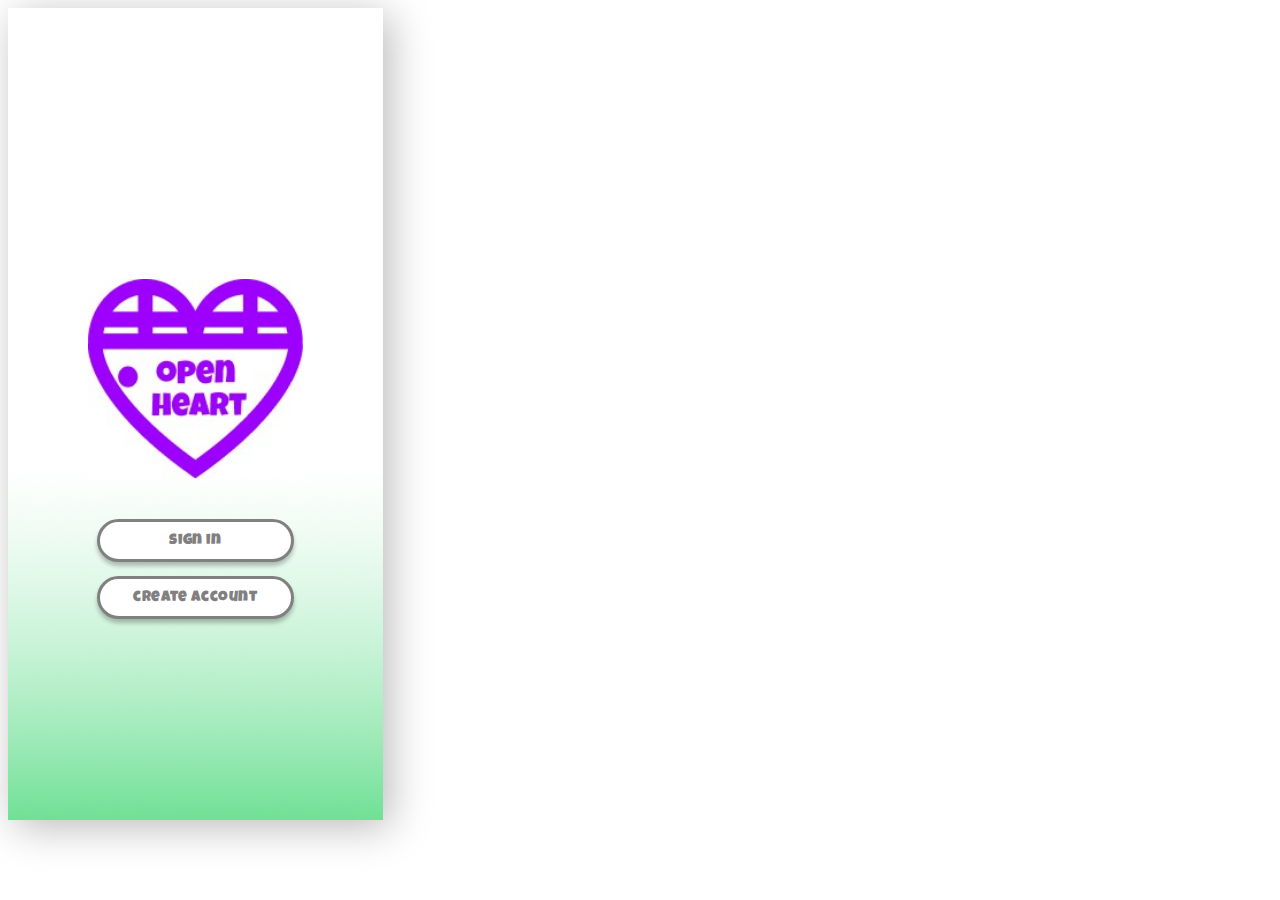
<file: index.html>
<!DOCTYPE html>
<html lang="ko">
<head>
    <title>Open Heart</title>
    <link href="./styles/index.css" rel="stylesheet">
    <script src="./scripts/index.js"></script>
    <link rel="preconnect" href="https://fonts.googleapis.com">
    <link rel="preconnect" href="https://fonts.gstatic.com" crossorigin>
    <link href="https://fonts.googleapis.com/css2?family=Luckiest+Guy&display=swap" rel="stylesheet">
</head>
<body>
    <div class="outerbox">
        <div class="logo">
            <img src="./images/logo.jpg">
        </div>
        <div class="main_btn">
            <button id="signin" onclick="pageSignin()">sign in</button>
            <button id="signup" onclick="pageSignup()">create account</button>
        </div>
    </div>
</body>
</html>
</file>
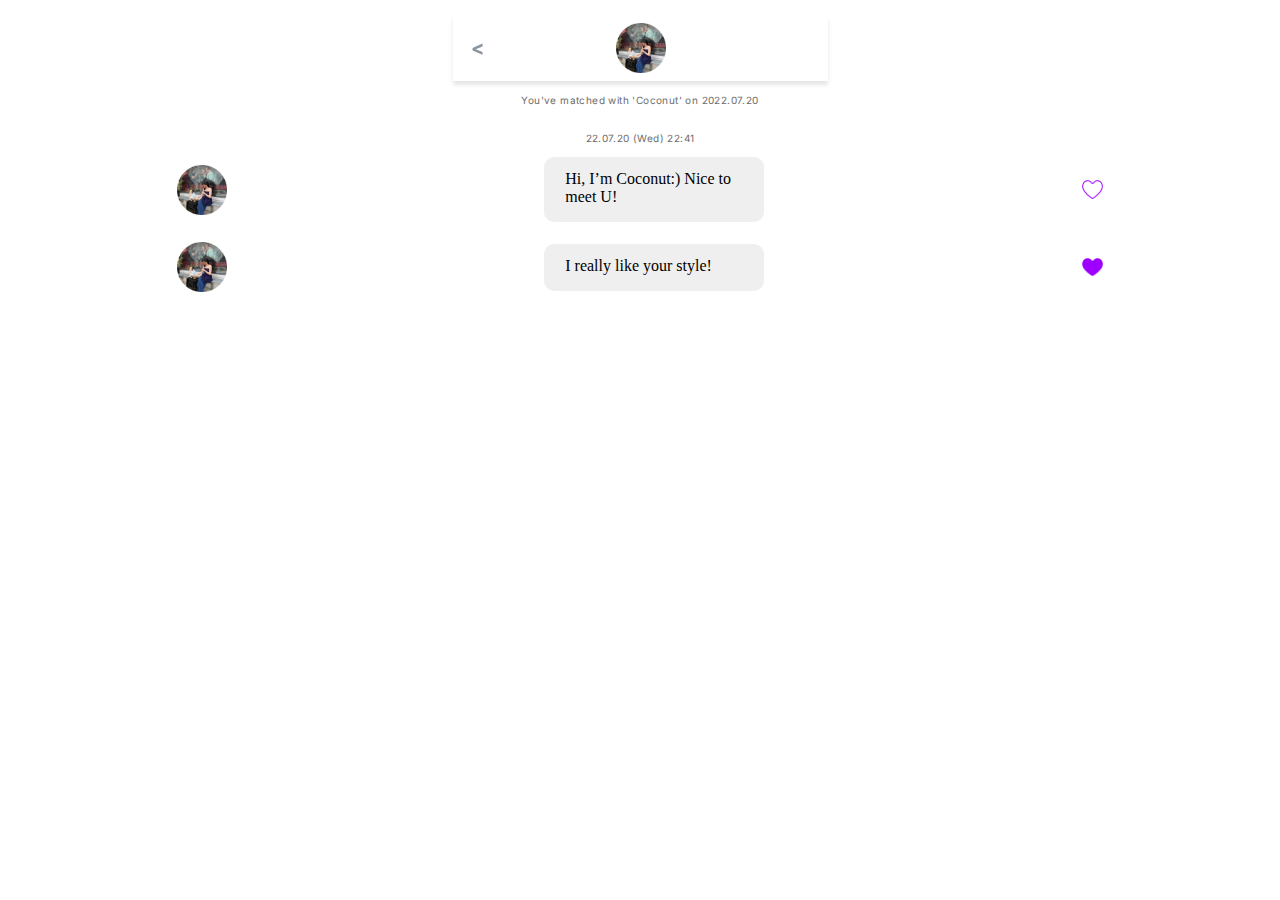
<file: chat-dm.html>
<!DOCTYPE html>
<html lang="ko">
<head>
    <title>Open Heart - Chat</title>
    <link href="./styles/chat-dm.css" rel="stylesheet">
    <script src="./scripts/chat.js"></script>
    <link rel="preconnect" href="https://fonts.googleapis.com">
    <link rel="preconnect" href="https://fonts.gstatic.com" crossorigin>
    <link href="https://fonts.googleapis.com/css2?family=Inter:wght@400;500;700;800&family=Luckiest+Guy&display=swap" rel="stylesheet">
</head>
<body>
    <div class="wrapper">
        <div class="dm__header">
            <div class="back"> &lt; </div>
            <img class="profile" src="./images/chat-profile.png">
        </div>
        <div class="dm__body">
            <div class="dm__notice">You've matched with 'Coconut' on 2022.07.20</div>
            <div class="dm__date">22.07.20 (Wed) 22:41</div>
            <div class="dm__box">
                <img class="profile" src="./images/chat-profile.png">
                <div class="dm__message">Hi, I’m Coconut:) Nice to meet 
                    U!</div>
                <img class="dm__heart" src="./images/heart.png">
            </div>
            <div class="dm__box">
                <img class="profile" src="./images/chat-profile.png">
                <div class="dm__message">I really like your style!</div>
                <img class="dm__heart" src="./images/fullheart.png">
            </div>
        </div>
    </div>
</body>
</html>
</file>
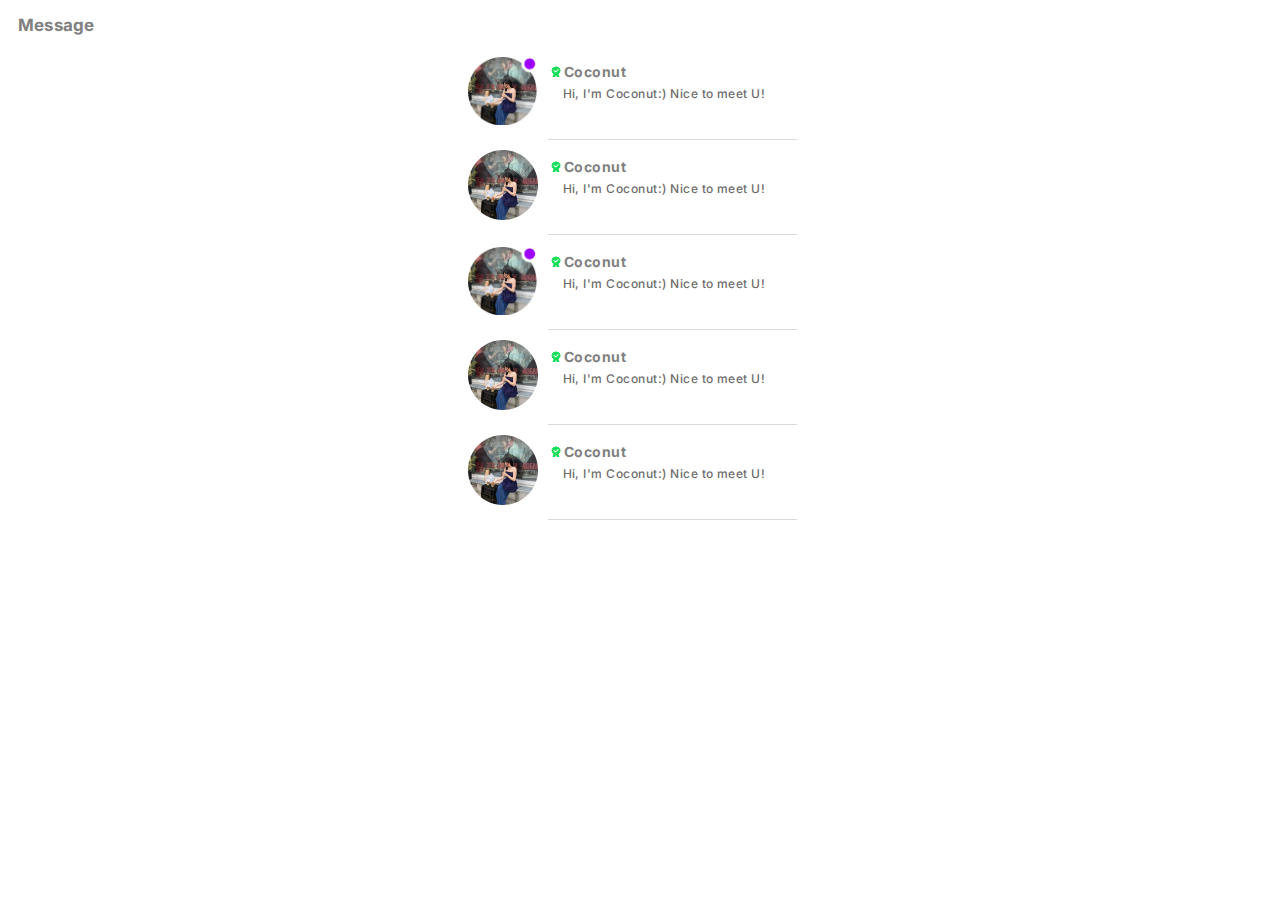
<file: chat.html>
<!DOCTYPE html>
<html lang="ko">
<head>
    <title>Open Heart - Chat</title>
    <link href="./styles/chat.css" rel="stylesheet">
    <script src="./scripts/chat.js"></script>
    <link rel="preconnect" href="https://fonts.googleapis.com">
    <link rel="preconnect" href="https://fonts.gstatic.com" crossorigin>
    <link href="https://fonts.googleapis.com/css2?family=Inter:wght@400;500;700;800&family=Luckiest+Guy&display=swap" rel="stylesheet">
</head>
<body>
    <div class="wrapper">
        <div class="chat__title">Message</div>
        <div class="chat__body">
            <div class="chat__box" onclick="pageDm()">
                <img class="chat__profile" src="./images/chaton-profile.png">
                <div class="chat__message">
                    <div class="profile__info__1">
                        <img class="std" src="./images/std.png">
                        <span id="name">Coconut</span>
                    </div>
                    <div class="message">
                    Hi, I'm Coconut:) Nice to meet U!
                    </div>
                </div>
            </div>
            <div class="chat__box" onclick="pageDm()">
                <img class="chat__profile" src="./images/chat-profile.png">
                <div class="chat__message">
                    <div class="profile__info__1">
                        <img class="std" src="./images/std.png">
                        <span id="name">Coconut</span>
                    </div>
                    <div class="message">
                    Hi, I'm Coconut:) Nice to meet U!
                    </div>
                </div>
            </div>
            <div class="chat__box" onclick="pageDm()">
                <img class="chat__profile" src="./images/chaton-profile.png">
                <div class="chat__message">
                    <div class="profile__info__1">
                        <img class="std" src="./images/std.png">
                        <span id="name">Coconut</span>
                    </div>
                    <div class="message">
                    Hi, I'm Coconut:) Nice to meet U!
                    </div>
                </div>
            </div>
            <div class="chat__box" onclick="pageDm()">
                <img class="chat__profile" src="./images/chat-profile.png">
                <div class="chat__message">
                    <div class="profile__info__1">
                        <img class="std" src="./images/std.png">
                        <span id="name">Coconut</span>
                    </div>
                    <div class="message">
                    Hi, I'm Coconut:) Nice to meet U!
                    </div>
                </div>
            </div>
            <div class="chat__box" onclick="pageDm()">
                <img class="chat__profile" src="./images/chat-profile.png">
                <div class="chat__message">
                    <div class="profile__info__1">
                        <img class="std" src="./images/std.png">
                        <span id="name">Coconut</span>
                    </div>
                    <div class="message">
                    Hi, I'm Coconut:) Nice to meet U!
                    </div>
                </div>
            </div>
        </div>
    </div>
</body>
</html>
</file>
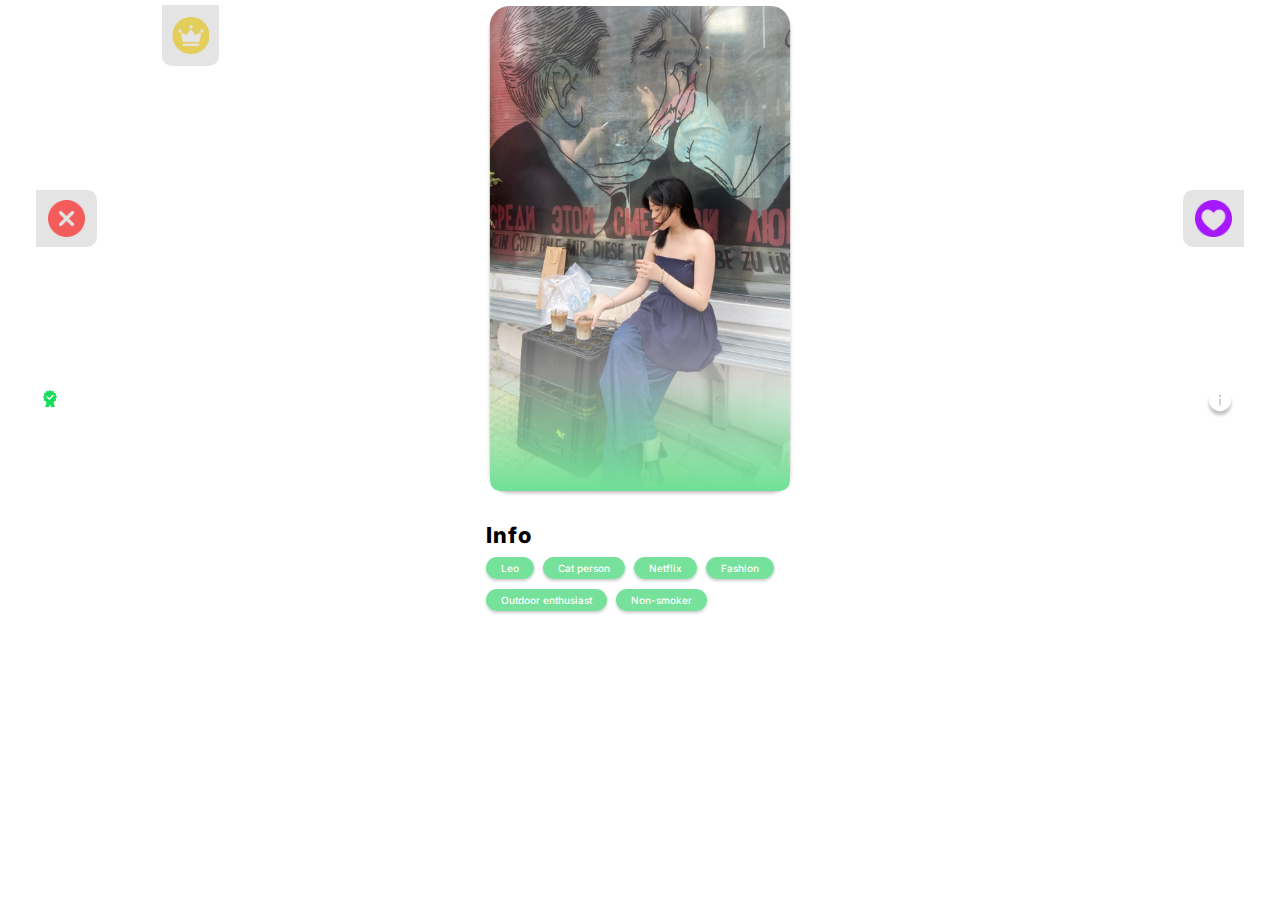
<file: home.html>
<!DOCTYPE html>
<html lang="ko">
<head>
    <title>Open Heart - Home</title>
    <link href="./styles/home.css" rel="stylesheet">
    <link rel="preconnect" href="https://fonts.googleapis.com">
    <link rel="preconnect" href="https://fonts.gstatic.com" crossorigin>
    <link href="https://fonts.googleapis.com/css2?family=Inter:wght@400;700;800&family=Luckiest+Guy&display=swap" rel="stylesheet">
</head>
<body>
    <div class="wrapper">
        <div class="banner">
            <div class="banner__gradient"></div>
            <div class="banner__slide">
                <img id="slide1" src="./images/coconut.png">
            </div>
            
            <div class="banner__btn">
                <img id="banner__crown" src="./images/home-crown.png">
                <img id="banner__dislike" src="./images/home-x.png">
                <img id="banner__like" src="./images/home-like.png">
            </div>
            <div class="profile__info">
                <div class="profile__info__1">
                    <img id="std" src="./images/std.png">
                    <span id="name">Coconut</span>
                    <span id="age">25</span>
                </div>
                <div class="profile__info__2">
                    <span>INFP</span><br>
                    <span>From Korea</span>
                </div>
                <img id="banner__i" src="./images/i.png">
            </div>
        </div>
        <div class="info">
            <div class="info__title">Info</div>
            <div class="info__keywords">
                <span class="info__keyword">Leo</span>
                <span class="info__keyword">Cat person</span>
                <span class="info__keyword">Netflix</span>
                <span class="info__keyword">Fashion</span>
                <span class="info__keyword">Outdoor enthusiast</span>
                <span class="info__keyword">Non-smoker</span>
            </div>
        </div>
        <div class="blank"></div>
    </div>
</body>
</html>
</file>
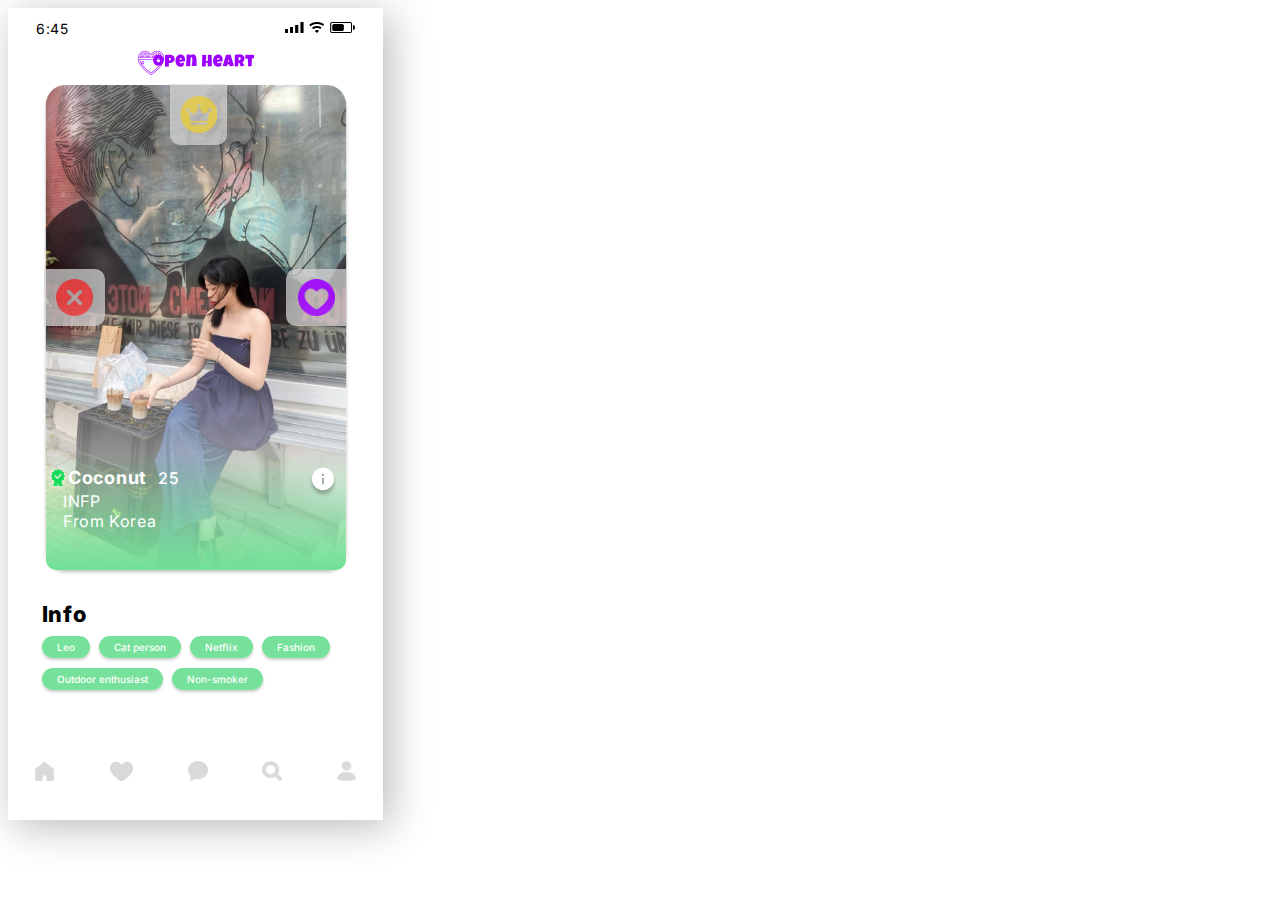
<file: landing.html>
<!DOCTYPE html>
<html lang="ko">
<head>
    <title>Open Heart</title>
    <link href="./styles/landing.css" rel="stylesheet">
    <script src="./scripts/landing.js"></script>
    <link rel="preconnect" href="https://fonts.googleapis.com">
    <link rel="preconnect" href="https://fonts.gstatic.com" crossorigin>
    <link href="https://fonts.googleapis.com/css2?family=Inter:wght@400;800&family=Luckiest+Guy&display=swap" rel="stylesheet">
</head>
<body onload="getTime()">
    <div class="outerbox">
        <div class="header">
            <div class="header__phone">
                <div class="phone__time" id="time" >00:00</div>
                <div class="phone__com"><img src="./images/phone.png"></div>
            </div>
            <div class="header__logo">
                <img src="./images/logo-header.png">
            </div>
        </div>
        <div class="wrapper">
            <iframe id="contentFrame" src="./home.html"></iframe>
        </div>
        <div class="navigation">
            <div class="navigation__item">
                <div id="menu__home" onclick=""><img src="./images/home.png"></div>
                <div id="menu__like" onclick=""><img src="./images/like.png"></div>
                <div id="menu__chat" onclick=""><img src="./images/chat.png"></div>
                <div id="menu__search" onclick=""><img src="./images/search.png"></div>
                <div id="menu__mypage" onclick=""><img src="./images/mypage.png"></div>
            </div>
        </div>
    </div>
</body>
</html>
</file>
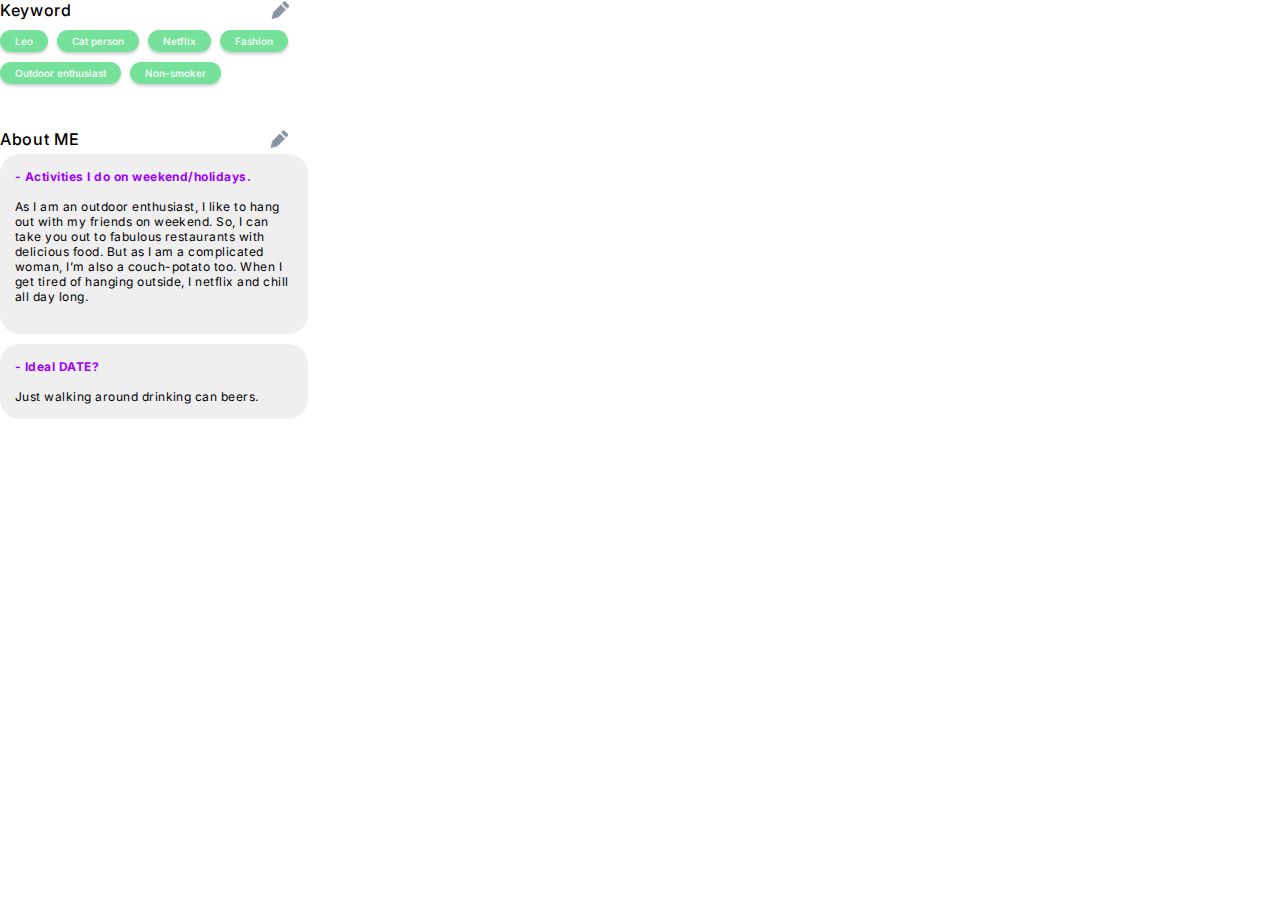
<file: profile-info.html>
<!DOCTYPE html>
<html lang="ko">
<head>
    <title>Open Heart - Profile</title>
    <link href="./styles/profile-info.css" rel="stylesheet">
    <link rel="preconnect" href="https://fonts.googleapis.com">
    <link rel="preconnect" href="https://fonts.gstatic.com" crossorigin>
    <link href="https://fonts.googleapis.com/css2?family=Inter:wght@400;500;700;800&family=Luckiest+Guy&display=swap" rel="stylesheet">
</head>
<body>
    <div class="wrapper">
        <div class="keyword">
            <div class="keyword__title">Keyword<img id="profile__edit" src="./images/edit.png"></div>
            <div class="info__keywords">
                <span class="info__keyword">Leo</span>
                <span class="info__keyword">Cat person</span>
                <span class="info__keyword">Netflix</span>
                <span class="info__keyword">Fashion</span>
                <span class="info__keyword">Outdoor enthusiast</span>
                <span class="info__keyword">Non-smoker</span>
            </div>
        </div>
        <div class="aboutme">
            <div class="aboutme__title">About ME<img id="profile__edit" src="./images/edit.png"></div>
            <div class="aboutme__content">
                <p>
                    - Activities I do on weekend/holidays.<br><br>
                    As I am an outdoor enthusiast, I like to hang out with my friends on weekend. So, I can take you out to fabulous restaurants with delicious food. But as I am a complicated woman, I’m also a couch-potato too. When I get tired of hanging outside, I netflix and chill all day long.<br><br>
                </p>
                <p>
                    - Ideal DATE?<br><br>
                    Just walking around drinking can beers.
                </p>
            </div>
        </div>
    </div>
</body>
</html>
</file>
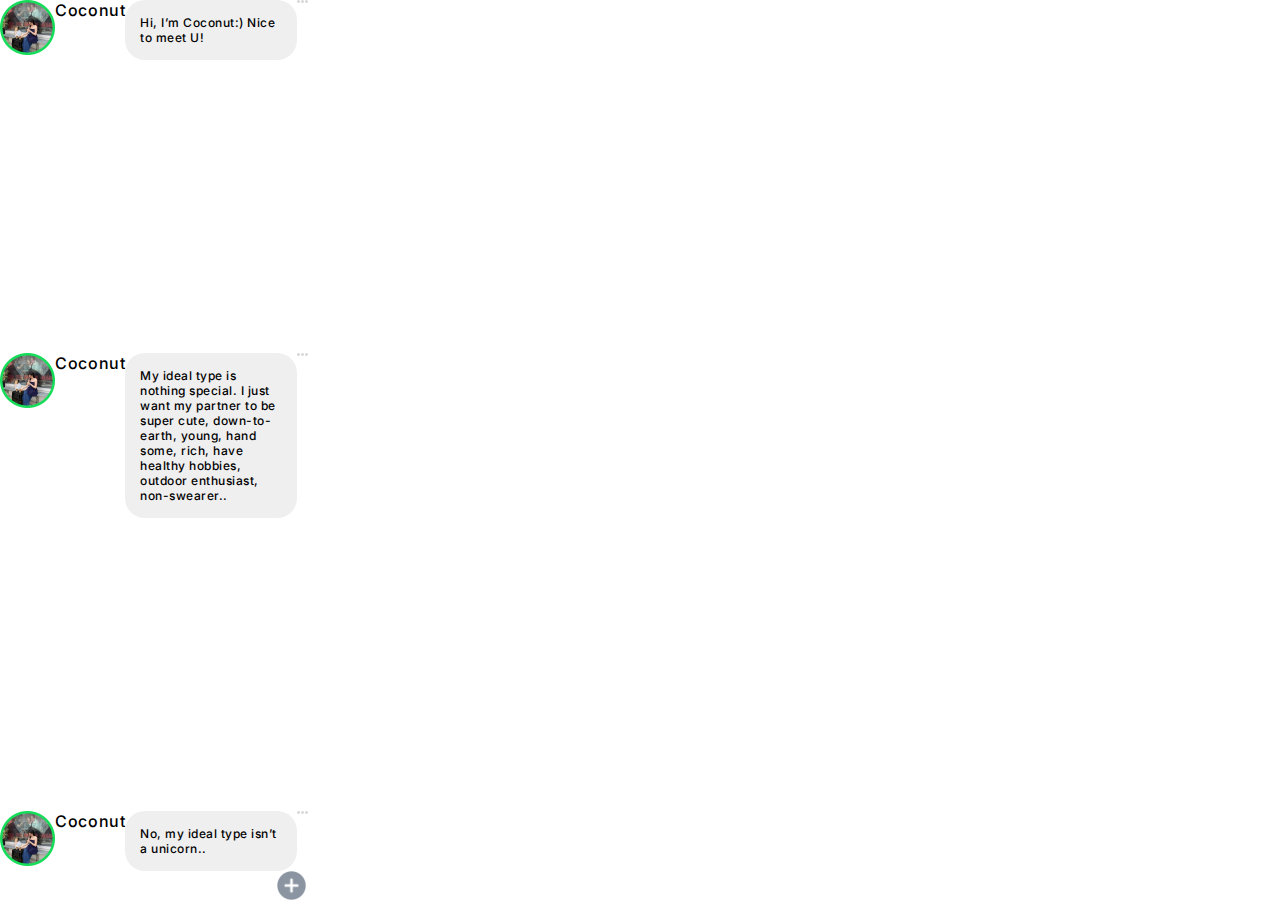
<file: profile-mention.html>
<!DOCTYPE html>
<html lang="ko">
<head>
    <title>Open Heart - Profile</title>
    <link href="./styles/profile-mention.css" rel="stylesheet">
    <link rel="preconnect" href="https://fonts.googleapis.com">
    <link rel="preconnect" href="https://fonts.gstatic.com" crossorigin>
    <link href="https://fonts.googleapis.com/css2?family=Inter:wght@400;500;700;800&family=Luckiest+Guy&display=swap" rel="stylesheet">
</head>
<body>
    <div class="wrapper">
        <div class="mentions">
            <div class="mention">
                <img id="profile__img" src="./images/profile-img.png">
                <div class="name">Coconut</div>
                <p>
                    Hi, I’m Coconut:) Nice to meet U!
                </p>
                <img id="mention__edit" src="./images/dot.png">
            </div>
            <div class="mention">
                <img id="profile__img" src="./images/profile-img.png">
                <div class="name">Coconut</div>
                <p>
                    My ideal type is nothing special. I 
                    just want my partner to be super 
                    cute, down-to-earth, young, hand
                    some, rich, have healthy hobbies,
                    outdoor enthusiast, non-swearer..
                </p>
                <img id="mention__edit" src="./images/dot.png">
            </div>
            <div class="mention">
                <img id="profile__img" src="./images/profile-img.png">
                <div class="name">Coconut</div>
                <p>
                    No, my ideal type isn’t a unicorn..
                </p>
                <img id="mention__edit" src="./images/dot.png">
            </div>
        </div>
        <img id="mention__add" src="./images/add.png">
    </div>
</body>
</html>
</file>
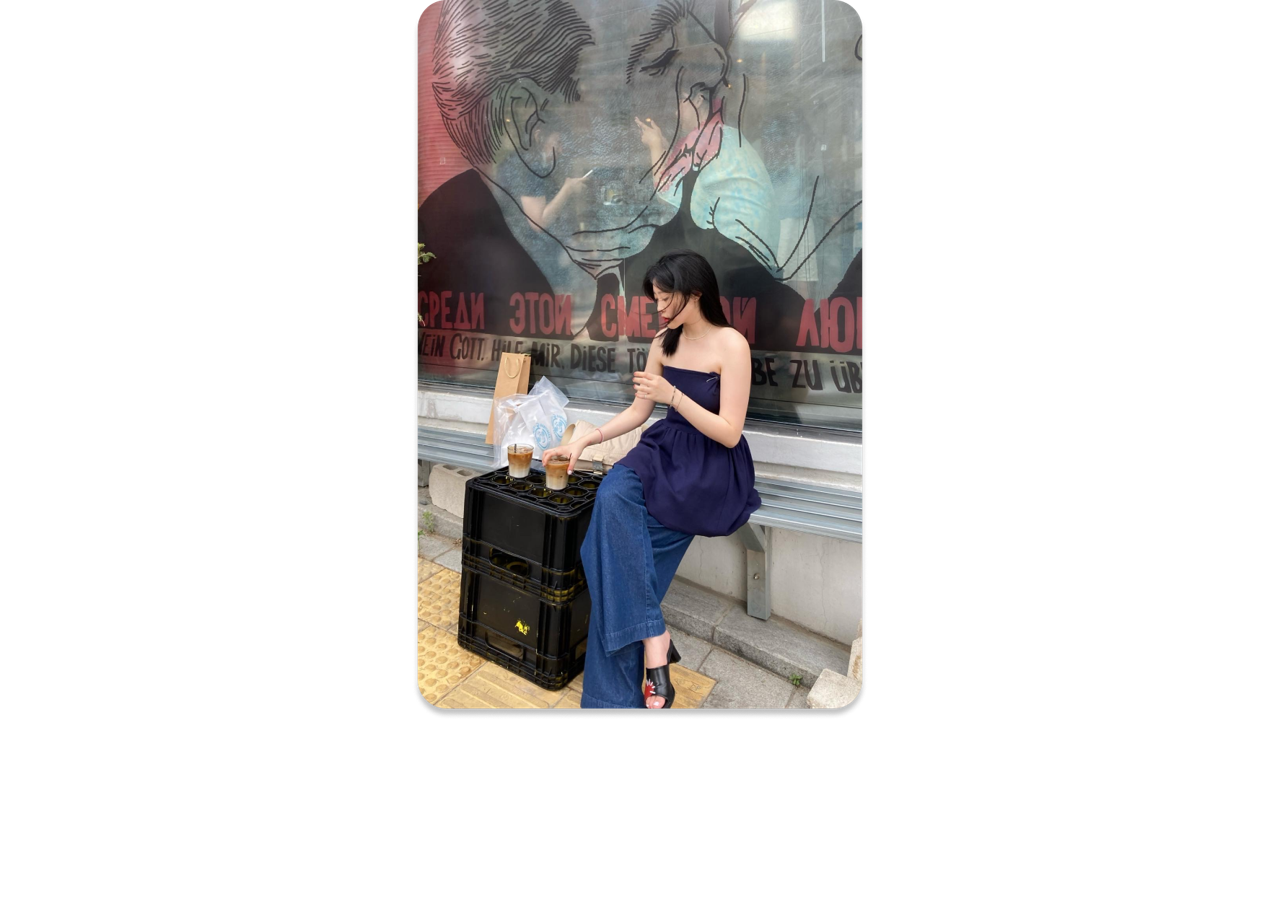
<file: profile-photos.html>
<!DOCTYPE html>
<html lang="ko">
<head>
    <title>Open Heart - Profile</title>
    <link href="./styles/profile-photos.css" rel="stylesheet">
    <link rel="preconnect" href="https://fonts.googleapis.com">
    <link rel="preconnect" href="https://fonts.gstatic.com" crossorigin>
    <link href="https://fonts.googleapis.com/css2?family=Inter:wght@400;500;700;800&family=Luckiest+Guy&display=swap" rel="stylesheet">
</head>
<body>
    <div class="wrapper">
        <div class="photo">
            <img id="photo1" src="./images/coconut.png">
        </div>
    </div>
</body>
</html>
</file>
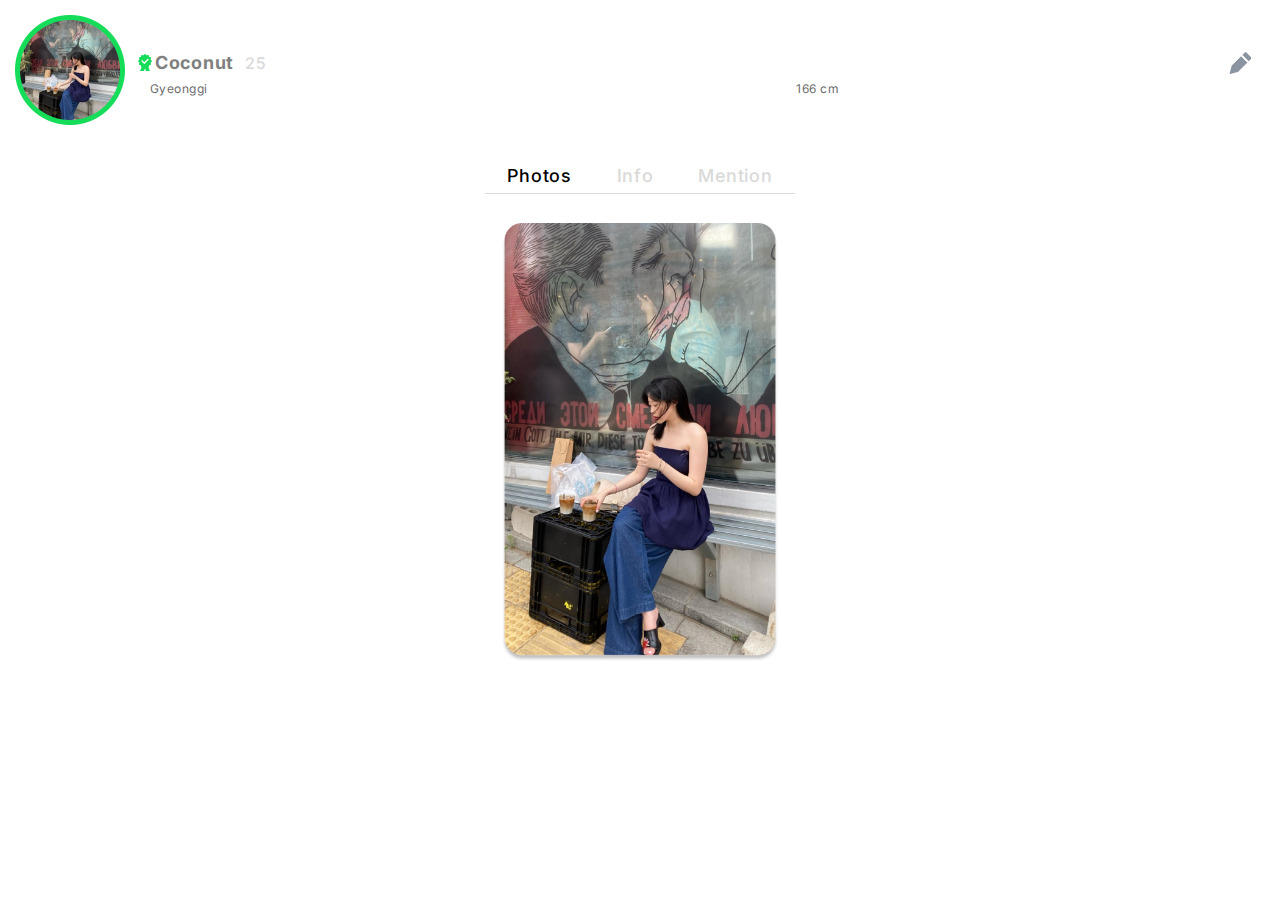
<file: profile.html>
<!DOCTYPE html>
<html lang="ko">
<head>
    <title>Open Heart - Profile</title>
    <link href="./styles/profile.css" rel="stylesheet">
    <script src="./scripts/profile.js"></script>
    <link rel="preconnect" href="https://fonts.googleapis.com">
    <link rel="preconnect" href="https://fonts.gstatic.com" crossorigin>
    <link href="https://fonts.googleapis.com/css2?family=Inter:wght@400;500;700;800&family=Luckiest+Guy&display=swap" rel="stylesheet">
</head>
<body>
    <div class="wrapper">
        <div class="profile__header">
            <img id="profile__img" src="./images/profile-img.png">
            <div class="profile__info">
                <div class="profile__info__1">
                    <img id="std" src="./images/std.png">
                    <span id="name">Coconut</span>
                    <span id="age">25</span>
                </div>
                <div class="profile__info__2">
                    <span>Gyeonggi</span>
                    <span>166 cm</span>
                </div>
            </div>
            <img id="profile__edit" src="./images/edit.png">
        </div>
        <div class="profile__body">
            <div class="navigation">
                <div id="profile__photos" onclick="clickPhotos()">Photos</div>
                <div id="profile__info" onclick="clickInfo()">Info</div>
                <div id="profile__mention" onclick="clickMention()">Mention</div>
            </div>
            <iframe id="profileFrame" src="./profile-photos.html"></iframe>
        </div>
    </div>
</body>
</html>
</file>
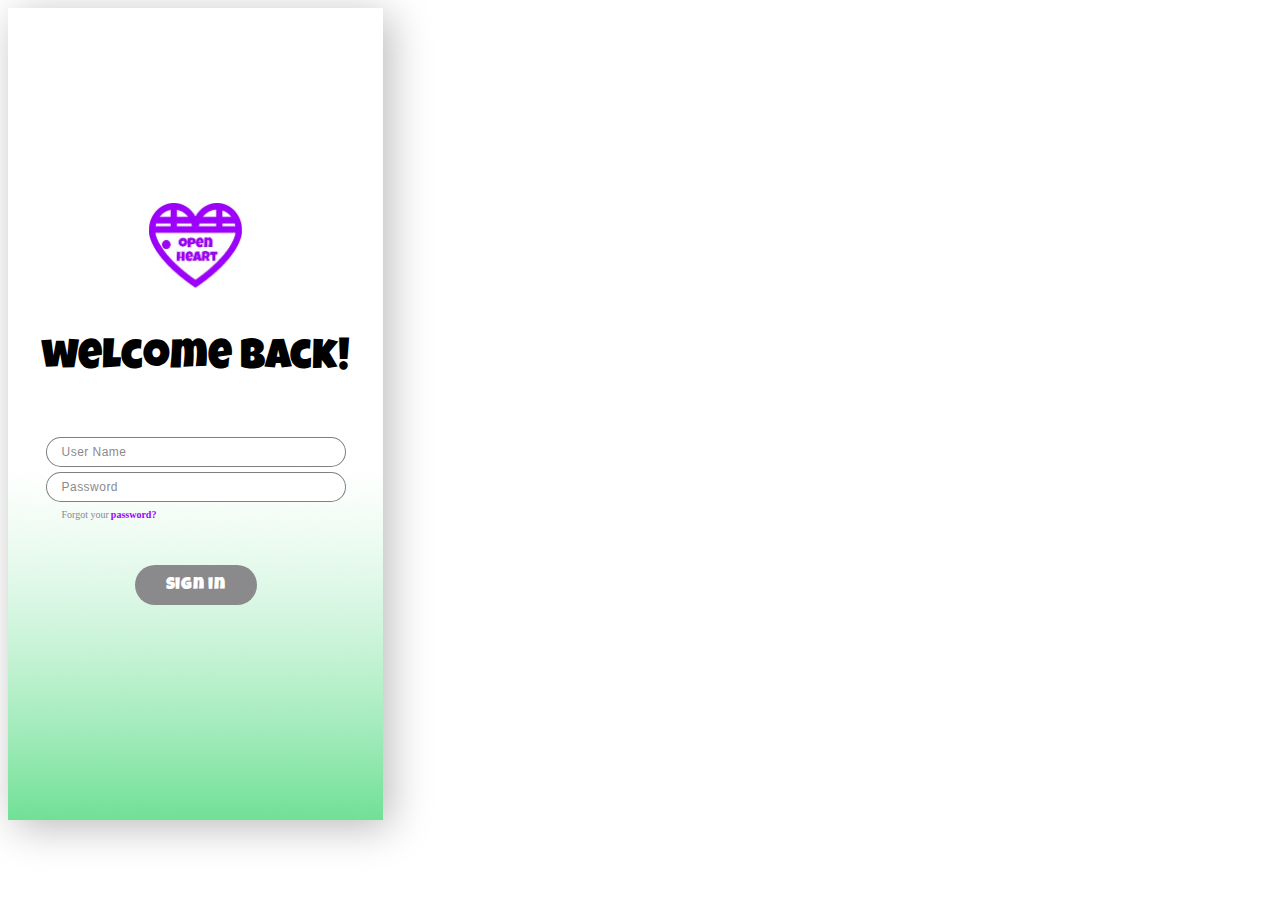
<file: signin.html>
<!DOCTYPE html>
<html lang="ko">
<head>
    <title>Document</title>
    <link href="./styles/signin.css" rel="stylesheet">
    <script src="./scripts/signin.js"></script>
    <link rel="preconnect" href="https://fonts.googleapis.com">
    <link rel="preconnect" href="https://fonts.gstatic.com" crossorigin>
    <link href="https://fonts.googleapis.com/css2?family=Luckiest+Guy&display=swap" rel="stylesheet">
</head>
<body>
    <div class="outerbox">
        <div class="header">
            <div class="small_logo">
                <img src="./images/logo.jpg">
            </div>
            <div class="message">welcome back!</div>
        </div>
        <div class="body">
            <div class="user_info">
                <input class="id" type="text" placeholder="User Name" id="id">
                <input class="id" type="password" placeholder="Password" id="pw" >
            </div>
            <div class="checkbox">
                <span id="check1">Forgot your</span>
                <span id="check2">password?</span>
            </div>
        </div>
        <div class="footer">
            <button id="signin" onclick="" disabled>sign in</button>
        </div>
    </div>
</body>
</html>
</file>
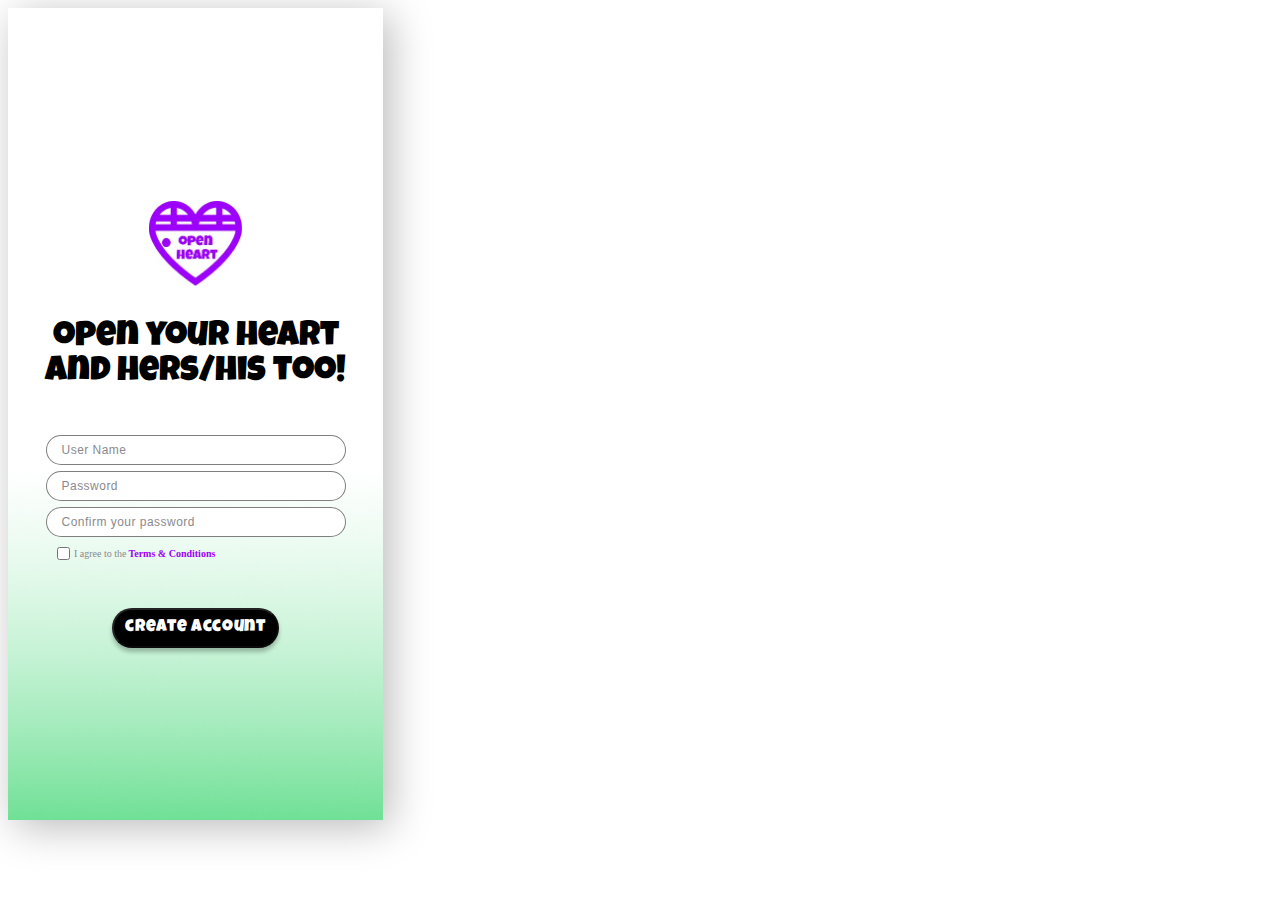
<file: signup.html>
<!DOCTYPE html>
<html lang="ko">
<head>
    <title>Document</title>
    <link href="./styles/signup.css" rel="stylesheet">
    <link rel="preconnect" href="https://fonts.googleapis.com">
    <link rel="preconnect" href="https://fonts.gstatic.com" crossorigin>
    <link href="https://fonts.googleapis.com/css2?family=Luckiest+Guy&display=swap" rel="stylesheet">
</head>
<body>
    <div class="outerbox">
        <div class="header">
            <div class="small_logo">
                <img src="./images/logo.jpg">
            </div>
            <div class="message">open your heart<br>and hers/his too!</div>
        </div>
        <div class="body">
            <div class="user_info">
                <input class="id" type="text" placeholder="User Name">
                <input class="id" type="password" placeholder="Password">
                <input class="id" type="password" placeholder="Confirm your password">
            </div>
            <div class="checkbox">
                <input type="checkbox">
                <span id="check1">I agree to the</span>
                <span id="check2">Terms & Conditions</span>
            </div>
        </div>
        <div class="footer">
            <button id="signup" onclick="" disabled>create account</button>
        </div>
    </div>
</body>
</html>
</file>
<file: styles/index.css>
* {
    box-sizing: border-box;
}

.outerbox {
    width: 375px;
    height: 812px;
    box-shadow: 7px 7px 39px rgb(186, 186, 186);
    display: flex;
    flex-direction: column;
    justify-content: center;
    align-items: center;
    background-image: url(../images/background.jpg);
}

.logo{
    display: flex;
    flex-direction: column;
    justify-content: center;
    align-items: center;
    padding-top: 70px;
}

img {
    width: 215px;
    height: 200px;
    object-fit: fill;
}

.main_btn{
    height: 100px;
    display: flex;
    flex-direction: column;
    justify-content: space-between;
    margin-top: 40px;
}

#signin, #signup {
    width: 197px;
    height: 43px;
    border: 3px solid gray;
    background-color: white;
    color: #817F7F;
    border-radius: 30px;
    box-shadow: 0px 4px 4px rgba(0, 0, 0, 0.25);
    font-style: normal;
    font-weight: 400;
    font-size: 15px;
    letter-spacing: 0.04em;
    line-height: 15px;
    cursor: pointer;
    font-family: 'Luckiest Guy', cursive;
}
/* 
#signin{
    background-color: black;
    color: white;
    border: 3px solid black;
} */


#signin:hover, #signup:hover{
    background-color: black;
    color: white;
    border: 3px solid black;
}
</file>
<file: styles/chat-dm.css>
* {
    box-sizing: border-box;
    margin: 0px;
}

html, body {
    width: 100%;
    height: 100%;
}

.wrapper{
    width: 100%;
    display: flex;
    flex-direction: column;
    justify-content: space-between;
    align-items: center;
    padding: 15px 18px;
}

.profile{
    width: 50px;
    object-fit: fill;
}

.dm__header{
    width: 375px;
    height: 66px;
    display: flex;
    flex-direction: row;
    align-items: center;
    box-shadow: 0px 4px 4px rgba(0, 0, 0, 0.1);
    backdrop-filter: blur(2px);
}

.back{
    font-family: 'Inter', sans-serif;
    font-style: normal;
    font-size: 20px;
    font-weight: bold;
    color: #8B95A1;
    margin-left: 18px;
}

.dm__header img{
    margin-left: 132px;
}

.dm__body{
    width: 100%;
    display: flex;
    flex-direction: column;
    justify-content: flex-start;
    align-items: center;
}

.dm__notice, .dm__date{
    font-family: 'Inter', sans-serif;
    font-style: normal;
    font-size: 10px;
    font-weight: 400;
    letter-spacing: 0.04em;
    color: #6d6c6c;
    margin: 13px;
}

.dm__box{
    width: 100%;
    display: flex;
    flex-direction: row;
    justify-content: space-around;
    align-items: center;
    margin-bottom: 20px;
}

.dm__message{
    width: 220px;
    background: #EFEFEF;
    border-radius: 10px;
    padding: 13px 21px 16px;
}

.dm__heart{
    width: 21.5px;
    height: 18.5px;
    object-fit: fill;
}
</file>
<file: styles/chat.css>
* {
    box-sizing: border-box;
    margin: 0px;
}

html, body {
    width: 100%;
    height: 100%;
}

.wrapper{
    width: 100%;
    display: flex;
    flex-direction: column;
    justify-content: space-between;
    align-items: center;
    padding: 15px 18px;
}

.chat__title{
    width: 100%;
    font-size: 17px;
    font-family: 'Inter', sans-serif;
    font-style: normal;
    font-weight: 700;
    letter-spacing: 0.01em;
    color: #808080;
    margin-bottom: 10px;
}

.chat__box{
    width: 375px;
    height: 85px;
    display: flex;
    flex-direction: row;
    margin-top: 10px;
    padding-left: 15px;
}

.chat__profile{
    object-fit: fill;
    height: 70px;
    cursor: pointer;
}

.chat__message{
    width: 249px;
    height: 85px;
    margin-left: 10px;
    border-bottom: 1px solid #D9D9D9;
}

.profile__info__1{
    width: 100%;
    display: flex;
    flex-direction: row;
    justify-content: flex-start;
    align-items: center;
    font-family: 'Inter', sans-serif;
    font-style: normal;
    font-weight: 700;
    font-size: 14px;
    letter-spacing: 0.04em;
    color: grey;
    margin-top: 5px;
    cursor: pointer;
}

.std {
    object-fit: fill;
    width: 24px;
    height: 23px;
    margin: 0px -4px;
}

.message{
    font-size: 12px;
    font-weight: 500;
    font-family: 'Inter', sans-serif;
    font-style: normal;
    letter-spacing: 0.04em;
    color: #6d6c6c;
    margin-left: 15px;
    margin-top: 3px;
    cursor: pointer;
}
</file>
<file: styles/home.css>
* {
    box-sizing: border-box;
    margin: 0px;
}

::-webkit-scrollbar {
    display: none;
}

html, body {
    width: 100%;
    height: 100%;
}

.wrapper{
    width: 100%;
    display: flex;
    flex-direction: column;
    justify-content: flex-start;
    align-items: center;
}

.banner{
    width: 308px;
    height: 491px;
    margin-top: 6px;
    display: flex;
    flex-direction: column;
    justify-content: center;
    align-items: center;
}

.banner__slide {
    width: 100%;
    display: flex;
    flex-direction: row;
    justify-content: center;
    align-items: center;
}

#slide1 {
    width: 308px;
    height: 491px;
    object-fit: fill;
}

.banner__gradient{
    width: 300px;
    height: 273px;
    background: linear-gradient(180deg, rgba(255, 255, 255, 0) 0%, rgba(255, 255, 255, 0.5) 56.56%, #70E096 100%);
    position: absolute;
    top: 218px;
    z-index: 100;
    border-radius: 0px 0px 10px 10px;
}

.banner__btn img{
    width: 61px;
    height: 57px;
    background-color: rgba(217, 217, 217, 0.7);
    border-radius: 0px 10px 10px 0px;
    padding: 10px 12px;
}

#banner__crown {
    width: 57px;
    height: 61px;
    border-radius: 0px 0px 10px 10px;
    padding: 12px 10px;
    position: absolute;
    top: 5px;
    left: 162px;
}

#banner__dislike {
    position: absolute;
    top: 190px;
    left: 36px;
}

#banner__like {
    transform: scaleX(-1);
    position: absolute;
    top: 190px;
    right: 36px;
}

.profile__info{
    width: 100%;
    display: flex;
    flex-direction: column;
    justify-content: flex-start;
    align-items: flex-start;
    position: absolute;
    left: 40px;
    top: 380px;
    z-index: 200;
}

.profile__info__1{
    width: 100%;
    display: flex;
    flex-direction: row;
    justify-content: flex-start;
    align-items: center;
}

#std {
    object-fit: fill;
    width: 34px;
    margin: 0px -7px;
}

#name {
    font-family: 'Inter', sans-serif;
    font-style: normal;
    font-weight: 700;
    font-size: 18px;
    letter-spacing: 0.04em;
    color: white;
}

#age {
    font-family: 'Inter', sans-serif;
    font-style: normal;
    font-weight: 500;
    font-size: 16px;
    letter-spacing: 0.04em;
    color: white;
    margin-left: 11px;
}

.profile__info__2{
    font-family: 'Inter';
    font-style: normal;
    font-weight: 400;
    font-size: 16px;
    letter-spacing: 0.04em;
    color: white;
    margin-left: 15px;
    margin-top: -5px;
}

#banner__i {
    width: 30px;
    position: absolute;
    top: 8px;
    right: 85px;
}

.info {
    width: 308px;
    display: flex;
    flex-direction: column;
    justify-content: flex-start;
    align-items: flex-start;
    margin-top: 25px;
}

.info__title {
    font-family: 'Inter', sans-serif;
    font-style: normal;
    font-weight: 800;
    font-size: 22px;
    line-height: 27px;
    letter-spacing: 0.04em;
    margin-bottom: 3px;
}

.info__keyword {
    width: 100%;
    background: #76E19A;
    box-shadow: 0px 2px 3px rgba(0, 0, 0, 0.2);
    border-radius: 16.5px;
    padding: 5px 15px;
    margin-right: 5px;
    color: white;
    font-family: 'Inter', sans-serif;
    font-style: normal;
    font-weight: 500;
    font-size: 10px;
    line-height: 32px;
    height: 22px;
}
</file>
<file: styles/landing.css>
* {
    box-sizing: border-box;
}

.outerbox {
    width: 375px;
    height: 812px;
    box-shadow: 7px 7px 39px rgb(186, 186, 186);
    display: flex;
    flex-direction: column;
    justify-content: space-between;
    align-items: center;
}

.header {
    width: 100%;
    height: 75px;
    display: flex;
    flex-direction: column;
    justify-content: space-between;
    align-items: center;
}

.header__phone {
    width: 100%;
    display: flex;
    flex-direction: row;
    justify-content: space-between;
    align-items: center;
    padding: 11px 28px;
}

.phone__time {
    font-weight: 400;
    font-size: 14px;
    font-family: 'Inter', sans-serif;
    font-style: normal;
    color: black;
    letter-spacing: 0.04em;
}

.phone__com img{
    width: 70px;
}

.header__logo img {
    width: 117px;
    height: auto;
    object-fit: fill;;
}

iframe {
    border: none;
    width: 375px;
    height: 663.5px;
}

.navigation{
    width: 100%;
    height: 73.5px;
    background-color: rgba(255, 255, 255, 0.8);
    backdrop-filter: blur(100px);
}

.navigation__item {
    width: 100%;
    height: 100%;
    display: flex;
    flex-direction: row;
    justify-content: space-around;
    align-items: flex-start;
    margin-bottom: 40px;
}

.navigation__item img{
    height: 20px;
    margin-top: 14px;
    cursor: pointer;
}
</file>
<file: styles/profile-info.css>
* {
    box-sizing: border-box;
    margin: 0px;
}

html, body {
    width: 100%;
    height: 100%;
}

.wrapper{
    width: 308px;
    height: 100%;
    display: flex;
    flex-direction: column;
    justify-content: flex-start;
    align-items: center;
}

.keyword, .aboutme {
    width: 100%;
    display: flex;
    flex-direction: column;
    justify-content: flex-start;
}

.keyword__title, .aboutme__title {
    font-family: 'Inter', sans-serif;
    font-style: normal;
    font-weight: 500;
    font-size: 16px;
    letter-spacing: 0.04em;
    margin-bottom: 5px;
    display: flex;
    flex-direction: row;
    align-items: center;
}

.keyword__title img {
    width: 18px;
    object-fit: fill;
    margin-left: 200px;
}

.info__keyword {
    width: 100%;
    background: #76E19A;
    box-shadow: 0px 2px 3px rgba(0, 0, 0, 0.2);
    border-radius: 16.5px;
    padding: 5px 15px;
    margin-right: 5px;
    color: white;
    font-family: 'Inter', sans-serif;
    font-style: normal;
    font-weight: 500;
    font-size: 10px;
    line-height: 32px;
    height: 22px;
}

.aboutme {
    margin-top: 40px;
}

.aboutme__title img {
    width: 18px;
    object-fit: fill;
    margin-left: 190px;
}

p {
    background-color: #EFEFEF;
    font-size: 12px;
    border-radius: 20px;
    font-family: 'Inter', sans-serif;
    font-style: normal;
    font-weight: 400;
    font-size: 12px;
    line-height: 15px;
    letter-spacing: 0.04em;
    margin-bottom: 10px;
    padding: 15px;
    color: black;
}

p::first-line {
    color: #9E00FF;
    font-weight: 700;
}
</file>
<file: styles/profile-mention.css>
* {
    box-sizing: border-box;
    margin: 0px;
}

html, body {
    width: 100%;
    height: 100%;
}

.wrapper{
    width: 308px;
    height: 100%;
    display: flex;
    flex-direction: column;
    justify-content: flex-start;
    align-items: center;
}

.mentions {
    width: 100%;
    height: 100%;
    display: flex;
    flex-direction: column;
    justify-content: space-between;
}

.mention {
    width: 100%;
    display: flex;
    flex-direction: row;
    justify-content: space-between;
}

#profile__img {
    width: 55px;
    height: 55px;
    object-fit: fill;
}

.name {
    font-family: 'Inter', sans-serif;
    font-style: normal;
    font-weight: 500;
    font-size: 16px;
    letter-spacing: 0.04em;
}

p {
    background-color: #EFEFEF;
    font-size: 12px;
    border-radius: 20px;
    font-family: 'Inter', sans-serif;
    font-style: normal;
    font-weight: 500;
    font-size: 12px;
    line-height: 15px;
    letter-spacing: 0.04em;
    padding: 15px;
    color: black;
}

#mention__edit {
    width: 15px;
    height: 3px;
    object-fit: fill;
}

#mention__add {
    width: 29px;
    margin-left: 275px;
}
</file>
<file: styles/profile-photos.css>
* {
    box-sizing: border-box;
    margin: 0px;
}

::-webkit-scrollbar {
    display: none;
}

html, body {
    width: 100%;
    height: 100%;
}

.wrapper{
    width: 100%;
    display: flex;
    flex-direction: column;
    justify-content: space-between;
    align-items: center;
    padding: 0px 15px;
}

#photo1 {
    width: 100%;
    object-fit: fill;
}
</file>
<file: styles/profile.css>
* {
    box-sizing: border-box;
    margin: 0px;
}

html, body {
    width: 100%;
    height: 100%;
}

.wrapper{
    width: 100%;
    display: flex;
    flex-direction: column;
    justify-content: space-between;
    align-items: center;
    padding: 0px 15px;
}

.profile__header {
    width: 100%;
    display: flex;
    flex-direction: row;
    justify-content: space-between;
    align-items: center;
    margin-top: 15px;
}

#profile__img {
    width: 110px;
    object-fit: fill;
}

.profile__info{
    width: 100%;
    display: flex;
    flex-direction: column;
    justify-content: center;
    align-items: flex-start;
    padding-left: 10px;
}

.profile__info__1{
    width: 100%;
    display: flex;
    flex-direction: row;
    justify-content: flex-start;
    align-items: center;
}

#std {
    object-fit: fill;
    width: 34px;
    margin: 0px -7px;
}

#name {
    font-family: 'Inter', sans-serif;
    font-style: normal;
    font-weight: 700;
    font-size: 18px;
    letter-spacing: 0.04em;
    color: grey;
}

#age {
    font-family: 'Inter', sans-serif;
    font-style: normal;
    font-weight: 500;
    font-size: 16px;
    letter-spacing: 0.04em;
    color: #d9d9d9;
    margin-left: 11px;
}

.profile__info__2{
    font-family: 'Inter';
    font-style: normal;
    font-weight: 400;
    font-size: 12px;
    letter-spacing: 0.04em;
    color: #6D6C6C;
    margin-left: 15px;
    width: 63%;
    display: flex;
    flex-direction: row;
    justify-content: space-between;
}

#profile__edit {
    width: 22px;
    object-fit: fill;
    margin-right: 14px;
    margin-bottom: 15px;
}

.profile__body {
    width: 310px;
    height: 504px;
    display: flex;
    flex-direction: column;
    justify-content: space-between;
    align-items: center;
    margin-top: 33px;
}

.navigation {
    width: 100%;
    display: flex;
    flex-direction: row;
    justify-content: space-around;
    font-family: 'Inter', sans-serif;
    font-style: normal;
    font-weight: 500;
    font-size: 18px;
    text-align: center;
    letter-spacing: 0.04em;
    color: #d9d9d9;
    border-bottom: 1px solid #d9d9d9;
    line-height: 35px;
    cursor: pointer;
}

#profile__photos {
    color: black;
}

iframe {
    width: 308px;
    height: 439px;
    border: none;
}
</file>
<file: styles/signin.css>
* {
    box-sizing: border-box;
}

.outerbox {
    width: 375px;
    height: 812px;
    box-shadow: 7px 7px 39px rgb(186, 186, 186);
    display: flex;
    flex-direction: column;
    justify-content: center;
    align-items: center;
    background-image: url(../images/background.jpg);
}

.header {
    width: 100%;
    display: flex;
    flex-direction: column;
    justify-content: space-between;
    align-items: center;
    margin-top: 20px;
}

img {
    width: 93px;
    height: 85px;
    object-fit: fill;;
    margin-bottom: 30px;
}

.message {
    width: 100%;
    height: 70px;
    font-style: normal;
    font-weight: 400;
    font-size: 42px;
    line-height: 35px;
    text-align: center;
    padding-top: 20px;
    font-family: 'Luckiest Guy', cursive;
}

.body {
    width: 375px;
    display: flex;
    flex-direction: column;
    justify-content: space-between;
    align-items: center;
    margin: 45px 0px;
}

.user_info{
    width: 100%;
    height: 65px;
    display: flex;
    flex-direction: column;
    justify-content: space-between;
    align-items: center;
    margin-bottom: 7px;
}

.id {
    width: 300px;
    height: 30px;
    background-color: white;
    border: 1px solid rgba(0, 0, 0, 0.5);
    border-radius: 20px;
    font-weight: 400;
    font-size: 12px;
    color: black;
    padding-left: 15px;
    letter-spacing: 0.04em;
}

::placeholder {
    color:#8A8A8D;
    letter-spacing: 0.04em;
}

.checkbox {
    width: 300px;
    display: flex;
    flex-direction: row;
    align-items: center;
    margin-left: 30px;
}

#check1, #check2 {
    margin: 0px 1px;
    font-size: 10px;
    color: #8A8A8D;
}

#check2 {
    color: #9E00FF;
    font-weight: bold;
}

#signin {
    width: 122px;
    height: 40px;
    border-radius: 30px;
    box-shadow: 0px 4px 4px rgba(0, 0, 0, 0.25);
    font-weight: 400;
    font-size: 17px;
    font-style: normal;
    font-weight: 400;
    letter-spacing: 0.04em;
    color: white;
    background-color: black;
    margin-bottom: 40px;
    font-family: 'Luckiest Guy', cursive;
    text-align: center;
    align-items: center;
}

#signin:disabled {
    background-color: #8A8A8D;
    box-shadow: none;
    border: none;
}
</file>
<file: styles/signup.css>
* {
    box-sizing: border-box;
}

.outerbox {
    width: 375px;
    height: 812px;
    box-shadow: 7px 7px 39px rgb(186, 186, 186);
    display: flex;
    flex-direction: column;
    justify-content: center;
    align-items: center;
    background-image: url(../images/background.jpg);
}

.header {
    width: 100%;
    display: flex;
    flex-direction: column;
    justify-content: space-between;
    align-items: center;
    margin-top: 20px;
}

img {
    width: 93px;
    height: 85px;
    object-fit: fill;;
    margin-bottom: 30px;
}

.message {
    width: 308px;
    height: 70px;
    font-style: normal;
    font-weight: 400;
    font-size: 35px;
    line-height: 35px;
    text-align: center;
    font-family: 'Luckiest Guy', cursive;
}

.body {
    width: 375px;
    display: flex;
    flex-direction: column;
    justify-content: space-between;
    align-items: center;
    margin: 45px 0px;
}

.user_info{
    width: 100%;
    height: 102px;
    display: flex;
    flex-direction: column;
    justify-content: space-between;
    align-items: center;
    margin-bottom: 7px;
}

.id {
    width: 300px;
    height: 30px;
    background-color: white;
    border: 1px solid rgba(0, 0, 0, 0.5);
    border-radius: 20px;
    font-weight: 400;
    font-size: 12px;
    color: black;
    padding-left: 15px;
    letter-spacing: 0.04em;
}

::placeholder {
    color:#8A8A8D;
    letter-spacing: 0.04em;
}

.checkbox {
    width: 300px;
    display: flex;
    flex-direction: row;
    align-items: center;
    margin-left: 15px;
}

#check1, #check2 {
    margin: 0px 1px;
    font-size: 10px;
    color: #8A8A8D;
}

#check2 {
    color: #9E00FF;
    font-weight: bold;
}

#signup {
    width: 167px;
    height: 40px;
    border-radius: 30px;
    box-shadow: 0px 4px 4px rgba(0, 0, 0, 0.25);
    font-weight: 400;
    font-size: 17px;
    font-style: normal;
    font-weight: 400;
    letter-spacing: 0.04em;
    text-align: center;
    color: white;
    background-color: black;
    font-family: 'Luckiest Guy', cursive;
    text-align: center;
    align-items: center;
}
</file>
